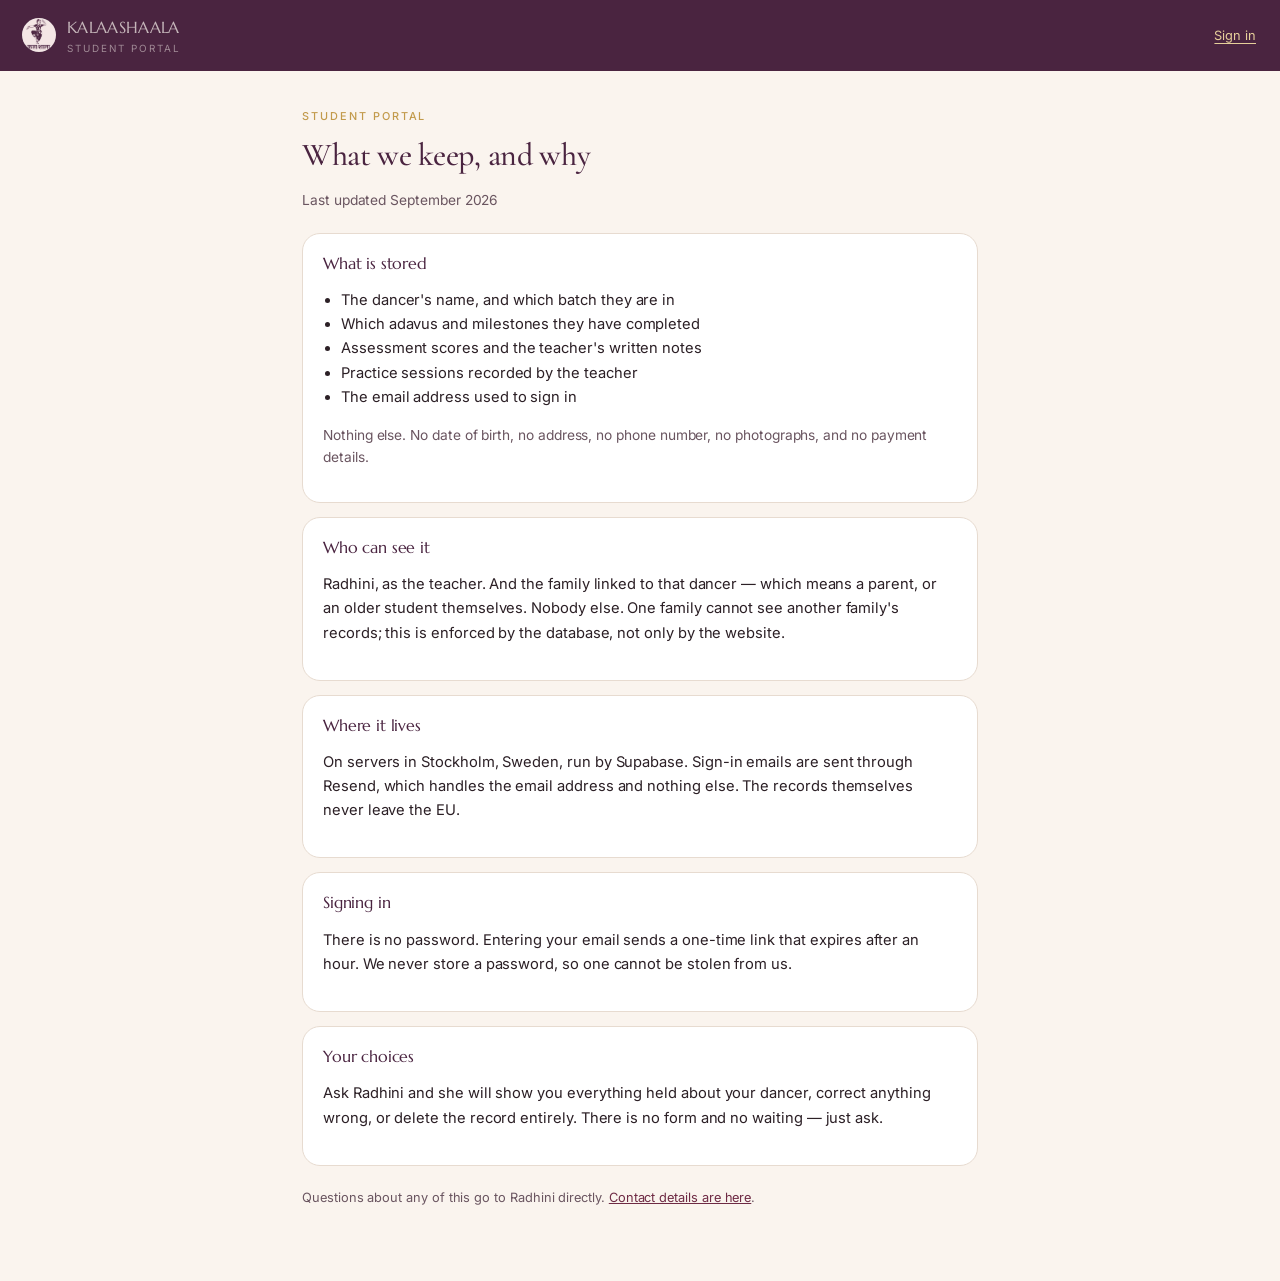
<file: portal/privacy.html>
<!DOCTYPE html>
<html lang="en">
<head>
  <meta charset="UTF-8" />
  <meta name="viewport" content="width=device-width, initial-scale=1.0" />
  <title>Privacy — Kalaashaala Student Portal</title>
  <link rel="icon" type="image/jpeg" href="../assets/img/logo.jpg" />
  <link rel="preconnect" href="https://fonts.googleapis.com" />
  <link rel="preconnect" href="https://fonts.gstatic.com" crossorigin />
  <link href="https://fonts.googleapis.com/css2?family=Cormorant+Garamond:wght@400;500;600&family=Inter:wght@400;500;600&family=Marcellus&display=swap" rel="stylesheet" />
  <link rel="stylesheet" href="portal.css" />
</head>
<body>

  <header class="p-header">
    <a class="brand" href="../index.html">
      <img src="../assets/img/logo.jpg" alt="" />
      <span><b>Kalaashaala</b><span>Student Portal</span></span>
    </a>
    <div class="right"><a class="linkish" href="index.html">Sign in</a></div>
  </header>

  <main class="wrap" style="max-width:720px">
    <p class="eyebrow">Student Portal</p>
    <h1 style="color:var(--plum); font-size:2rem; margin-top:4px">What we keep, and why</h1>
    <p class="muted">Last updated <!-- UPDATE ON CHANGE -->September 2026</p>

    <div class="card" style="margin-top:22px">
      <h3 class="section-title">What is stored</h3>
      <ul style="padding-left:18px; font-size:.92rem">
        <li>The dancer's name, and which batch they are in</li>
        <li>Which adavus and milestones they have completed</li>
        <li>Assessment scores and the teacher's written notes</li>
        <li>Practice sessions recorded by the teacher</li>
        <li>The email address used to sign in</li>
      </ul>
      <p class="muted" style="margin-top:12px">
        Nothing else. No date of birth, no address, no phone number, no
        photographs, and no payment details.
      </p>
    </div>

    <div class="card">
      <h3 class="section-title">Who can see it</h3>
      <p style="font-size:.92rem">
        Radhini, as the teacher. And the family linked to that dancer — which
        means a parent, or an older student themselves. Nobody else. One
        family cannot see another family's records; this is enforced by the
        database, not only by the website.
      </p>
    </div>

    <div class="card">
      <h3 class="section-title">Where it lives</h3>
      <p style="font-size:.92rem">
        On servers in Stockholm, Sweden, run by Supabase. Sign-in emails are
        sent through Resend, which handles the email address and nothing else.
        The records themselves never leave the EU.
      </p>
    </div>

    <div class="card">
      <h3 class="section-title">Signing in</h3>
      <p style="font-size:.92rem">
        There is no password. Entering your email sends a one-time link that
        expires after an hour. We never store a password, so one cannot be
        stolen from us.
      </p>
    </div>

    <div class="card">
      <h3 class="section-title">Your choices</h3>
      <p style="font-size:.92rem">
        Ask Radhini and she will show you everything held about your dancer,
        correct anything wrong, or delete the record entirely. There is no
        form and no waiting — just ask.
      </p>
    </div>

    <p class="muted" style="margin-top:22px; font-size:.8rem">
      Questions about any of this go to Radhini directly.
      <a href="../index.html#contact">Contact details are here</a>.
    </p>
  </main>

</body>
</html>
</file>
<file: portal/portal.css>
/* =========================================================
   Kalaashaala Student Portal
   Same plum / gold / cream palette as the main site.
   ========================================================= */

:root{
  --plum:#4a2440; --plum-deep:#341a2e; --maroon:#6e2a44;
  --gold:#c29a4b; --gold-soft:#e6cf9a;
  --cream:#faf4ee; --cream-2:#f3e9df; --blush:#f7ece6;
  --ink:#2c2026; --ink-soft:#6a5560; --white:#fff;
  --line:#e7dbd0;
  --serif:"Cormorant Garamond",Georgia,serif;
  --accent:"Marcellus",Georgia,serif;
  --sans:"Inter",system-ui,-apple-system,"Segoe UI",sans-serif;
  --num:"Inter",system-ui,sans-serif;   /* lining, tabular figures */
  --maxw:1080px;
  --shadow:0 24px 60px -32px rgba(52,26,46,.42);
  --radius:18px;
}

*,*::before,*::after{ box-sizing:border-box; }
body{
  margin:0; font-family:var(--sans); font-weight:400;
  color:var(--ink); background:var(--cream); line-height:1.65;
  font-size:15.5px; letter-spacing:-0.004em;
  -webkit-font-smoothing:antialiased; -moz-osx-font-smoothing:grayscale;
}
h1,h2,h3{ font-family:var(--serif); font-weight:500; margin:0; line-height:1.2; }
a{ color:var(--maroon); }

.eyebrow{
  font-family:var(--sans); font-size:.68rem; font-weight:500;
  letter-spacing:.18em; text-transform:uppercase; color:var(--gold);
}
.muted{ color:var(--ink-soft); font-size:.86rem; }

/* ---------- Shell ---------- */
.p-header{
  display:flex; align-items:center; justify-content:space-between; gap:16px;
  padding:14px 22px; background:var(--plum); color:var(--cream);
  position:sticky; top:0; z-index:10;
}
.p-header .brand{ display:flex; align-items:center; gap:11px; text-decoration:none; color:inherit; }
.p-header img{ width:34px; height:34px; border-radius:50%; object-fit:cover; }
.p-header .brand b{ font-family:var(--accent); font-weight:400; font-size:1rem; letter-spacing:.02em; }
.p-header .brand span{ display:block; font-size:.62rem; letter-spacing:.2em; text-transform:uppercase; opacity:.7; }
.p-header .right{ display:flex; align-items:center; gap:12px; font-size:.8rem; }
.linkish{
  background:none; border:0; color:var(--gold-soft); font-family:var(--sans);
  font-size:.8rem; cursor:pointer; padding:6px 2px; text-decoration:underline;
  text-underline-offset:3px;
}
.linkish:hover{ color:var(--white); }

.wrap{ max-width:var(--maxw); margin:0 auto; padding:26px 22px 60px; }

/* ---------- Cards ---------- */
.card{
  background:var(--white); border:1px solid var(--line);
  border-radius:var(--radius); padding:20px; margin-bottom:14px;
}
.card--welcome{ background:linear-gradient(135deg,var(--blush),#fffdfa); }
.section-title{ font-family:var(--accent); font-size:1.02rem; margin-bottom:14px; color:var(--plum); }

.hero{ display:grid; grid-template-columns:1.4fr .6fr; gap:14px; }

/* ---------- Progress ring ---------- */
.ring{
  width:96px; height:96px; border-radius:50%; flex:none; display:grid; place-items:center;
  background:conic-gradient(var(--gold) 0 0%, #eae1d6 0%);
}
.ring::after{
  content:attr(data-pct); width:72px; height:72px; border-radius:50%;
  background:var(--white); display:grid; place-items:center;
  font-weight:500; font-size:1.05rem; color:var(--plum); font-family:var(--sans);
}
.progressrow{ display:flex; align-items:center; gap:20px; margin-top:16px; }

/* ---------- Stats ---------- */
.stats{ display:grid; grid-template-columns:1fr 1fr; gap:10px; }
.stat{ background:var(--cream-2); border-radius:13px; padding:13px; }
.stat .num{
  font-family:var(--num); font-size:1.55rem; font-weight:600; color:var(--plum);
  line-height:1.15; font-variant-numeric:tabular-nums lining-nums;
  letter-spacing:-0.02em;
}
.stat .lbl{ font-size:.66rem; letter-spacing:.09em; text-transform:uppercase; color:var(--ink-soft); }

/* ---------- Tabs ---------- */
.tabs{ display:flex; gap:8px; overflow-x:auto; padding-bottom:14px; }
.tabs button{
  font-family:var(--sans); font-size:.78rem; white-space:nowrap; cursor:pointer;
  border:1px solid var(--line); background:var(--white); color:var(--ink);
  border-radius:999px; padding:9px 16px;
}
.tabs button.is-active{ background:var(--plum); border-color:var(--plum); color:var(--cream); }

/* ---------- Learning path ---------- */
.path{ position:relative; padding-left:6px; }
.path::before{ content:''; position:absolute; left:22px; top:22px; bottom:22px; width:2px; background:var(--line); }
.step{ position:relative; display:grid; grid-template-columns:32px 1fr auto; gap:13px; align-items:center; padding:10px 0; }
.dot{
  width:31px; height:31px; border-radius:50%; display:grid; place-items:center;
  background:var(--cream-2); border:2px solid var(--line); font-size:.74rem;
  color:var(--ink-soft); z-index:1;
}
.step.is-complete .dot{ background:var(--gold); border-color:var(--gold); color:var(--white); }
.step.is-current  .dot{ background:var(--white); border:3px solid var(--plum); box-shadow:0 0 0 5px var(--blush); color:var(--plum); }
.step .name{ font-size:.86rem; }
.step .meta{ font-size:.72rem; color:var(--ink-soft); }
.badge{ font-size:.62rem; letter-spacing:.08em; text-transform:uppercase; padding:5px 10px; border-radius:999px; background:var(--cream-2); color:var(--ink-soft); }
.step.is-complete .badge{ background:var(--blush); color:var(--maroon); }
.step.is-current  .badge{ background:var(--plum); color:var(--cream); }

/* ---------- Step grid ---------- */
.step-grid{ display:block; }
.tile{ border:1px solid var(--line); border-radius:13px; padding:12px; background:var(--white); min-height:78px; }
.tile.is-complete{ background:var(--blush); }
.tile .mark{ float:right; width:20px; height:20px; border-radius:50%; background:var(--cream-2); display:grid; place-items:center; font-size:.64rem; }
.tile.is-complete .mark{ background:var(--gold); color:var(--white); }
.tile b{ font-size:.78rem; font-weight:500; }
.tile span{ display:block; font-size:.66rem; color:var(--ink-soft); margin-top:4px; }

.note{ margin-top:14px; padding:14px; border-radius:13px; background:var(--blush); font-size:.82rem; }
.note strong{ font-weight:500; color:var(--plum); }

/* ---------- Assessment ---------- */
.assess{ display:grid; grid-template-columns:repeat(3,1fr); gap:10px; }
.assess .ass{ border:1px solid var(--line); border-radius:13px; padding:13px; }
.bar{ height:6px; border-radius:6px; background:var(--cream-2); margin-top:9px; overflow:hidden; }
.bar > i{ display:block; height:100%; background:var(--gold); }
.teacher-note{ margin-top:12px; padding:13px 15px; border-left:3px solid var(--gold); background:var(--cream-2); font-size:.84rem; }
#assessNote{ font-style:normal; background:transparent; border-left:0; padding:0; margin-top:4px; }

/* ---------- Login ---------- */
.login{ min-height:100dvh; display:grid; place-items:center; padding:24px; }
.login .box{ width:100%; max-width:410px; background:var(--white); border:1px solid var(--line); border-radius:22px; padding:34px 30px; box-shadow:var(--shadow); text-align:center; }
.login img{ width:62px; height:62px; border-radius:50%; margin:0 auto 16px; object-fit:cover; }
.login h1{ font-size:1.6rem; color:var(--plum); }
.login input{
  width:100%; margin-top:18px; padding:13px 15px; font-family:var(--sans); font-size:.92rem;
  border:1px solid var(--line); border-radius:12px; background:var(--cream); color:var(--ink);
}
.login input:focus{ outline:2px solid var(--gold-soft); outline-offset:1px; }
.btn{
  width:100%; margin-top:12px; padding:13px 18px; cursor:pointer;
  font-family:var(--sans); font-size:.82rem; letter-spacing:.12em; text-transform:uppercase;
  border:1px solid var(--plum); border-radius:12px; background:var(--plum); color:var(--cream);
}
.btn:hover{ background:var(--plum-deep); }
.btn:disabled{ opacity:.55; cursor:default; }

.msg{ margin-top:16px; font-size:.84rem; padding:12px 14px; border-radius:11px; display:none; }
.msg.is-on{ display:block; }
.msg.ok{ background:var(--blush); color:var(--maroon); }
.msg.err{ background:#fbeaea; color:#8a2b2b; }

.empty{ padding:26px; text-align:center; color:var(--ink-soft); font-size:.86rem; }
[hidden]{ display:none !important; }

/* ---------- Responsive ---------- */
@media (max-width:760px){
  .hero{ grid-template-columns:1fr; }
  .step-grid{ grid-template-columns:repeat(2,1fr); }
  .assess{ grid-template-columns:1fr; }
  .wrap{ padding:18px 15px 50px; }
  .p-header{ padding:12px 15px; }
}

/* Speeds, read-only, on a student's tracker tile */
.tile__speeds{ display:flex; gap:4px; margin-top:8px; }
.tile__speeds .box{
  width:13px; height:13px; border-radius:3px; display:inline-block;
  border:1.5px solid #cfc4b8; background:var(--white);
}
.tile__speeds .box.is-complete{   background:#5c8a3a; border-color:#4a7030; }
.tile__speeds .box.is-practising{ background:#e3b23c; border-color:#c9922e; }

/* Notes from the teacher, newest first */
.note-entry{ padding:4px 0 14px; }
.note-entry + .note-entry{ border-top:1px solid var(--line); padding-top:14px; }
.note-entry__date{
  font-size:.68rem; letter-spacing:.1em; text-transform:uppercase; color:var(--gold);
}
.note-entry p{ margin:6px 0 0; font-size:.95rem; line-height:1.65; }

/* Assignment status, shared with the teacher console's wording */
.steplabel{
  display:inline-block; font-size:.68rem; letter-spacing:.08em; text-transform:uppercase;
  padding:5px 12px; border-radius:999px;
}
.steplabel.is-complete{    background:#eef5e6; color:#2f4a1c; }
.steplabel.is-not_started{ background:var(--cream-2); color:var(--ink-soft); }
.editrow{
  display:grid; gap:10px; align-items:center;
  padding:9px 0; border-bottom:1px solid var(--cream-2);
}
.editrow:last-child{ border-bottom:0; }

/* ---------- Learning path: what is inside each section ---------- */
.step__main{ min-width:0; }
.step.is-tappable{ cursor:pointer; border-radius:12px; transition:background .14s ease; }
.step.is-tappable:hover{ background:var(--cream-2); }
.step .boxes{ display:flex; gap:4px; flex-wrap:wrap; margin-top:7px; }
.step .box{
  width:13px; height:13px; border-radius:3px; display:inline-block; flex:none;
  border:1.5px solid #cfc4b8; background:var(--white);
}
.step .box.is-complete{   background:#5c8a3a; border-color:#4a7030; }
.step .box.is-practising{ background:#e3b23c; border-color:#c9922e; }

.step__detail{
  margin:2px 0 10px 44px; padding:12px 15px;
  background:var(--cream-2); border-radius:13px;
}
.substep{
  display:grid; grid-template-columns:1fr auto auto; gap:12px; align-items:center;
  padding:7px 0; border-bottom:1px solid rgba(0,0,0,.05);
}
.substep:last-child{ border-bottom:0; }
.substep__name{ font-size:.86rem; }
.substep__speeds{ display:flex; gap:4px; }
.substep__speeds .box{ width:14px; height:14px; }

@media (max-width:600px){
  .step__detail{ margin-left:0; }
  .substep{ grid-template-columns:1fr auto; }
  .substep__speeds{ grid-column:2; }
  .substep .steplabel{ grid-column:1 / -1; justify-self:start; }
}

/* ---------- Tracker: every section, with where you stand ---------- */
.tsec{ margin-bottom:16px; }
.tsec:last-child{ margin-bottom:0; }
.tsec__head{
  display:flex; align-items:baseline; justify-content:space-between; gap:12px;
  padding-bottom:9px; border-bottom:1px solid var(--line); margin-bottom:10px;
}
.tsec__head h4{
  margin:0; font-family:var(--accent); font-weight:400;
  font-size:1rem; color:var(--plum);
}
.tsec__count{ font-size:.72rem; letter-spacing:.06em; text-transform:uppercase; color:var(--ink-soft); }
.tsec.is-here .tsec__head{ border-bottom-color:var(--gold); }
.tsec.is-here .tsec__head h4::after{
  content:"· now"; color:var(--gold); font-family:var(--sans);
  font-size:.62rem; letter-spacing:.14em; text-transform:uppercase; margin-left:8px;
}

.tsec__steps{ display:grid; gap:7px; }
.tstep{
  display:grid; grid-template-columns:1fr auto auto; gap:12px; align-items:center;
  padding:11px 14px; border:1px solid var(--line); border-radius:12px; background:var(--white);
}
.tstep.is-complete{   background:#f6faf2; border-color:#cfe0bf; }
.tstep.is-practising{ background:#fffaf0; border-color:#ecd9ac; }
.tstep__name{ font-size:.9rem; }
.tstep__speeds{ display:flex; gap:4px; }
.tstep__speeds .box{
  width:14px; height:14px; border-radius:3px; display:inline-block;
  border:1.5px solid #cfc4b8; background:var(--white);
}
.tstep__speeds .box.is-complete{   background:#5c8a3a; border-color:#4a7030; }
.tstep__speeds .box.is-practising{ background:#e3b23c; border-color:#c9922e; }

@media (max-width:600px){
  .tstep{ grid-template-columns:1fr auto; }
  .tstep .steplabel{ grid-column:1 / -1; justify-self:start; margin-top:2px; }
}

/* This week's assignment, sitting directly under the hero on Home */
.card--assignment{
  background:linear-gradient(135deg,var(--blush),#fffdfa);
  border-color:#ecdcd0;
}
.card--assignment .section-title{ margin-bottom:10px; }


/* ---------- Typography ----------
   Cormorant stays on the display headings, where its old-style figures
   never appear. Everything that carries a number or has to be read
   quickly uses Inter with tabular lining figures — "1" should look like
   a one, not a small-caps I. */
.ring::after,
.ms__pct, .tsec__count, .pc, .tick__state,
.roster__count, .num, .event__val{
  font-family:var(--num); font-variant-numeric:tabular-nums lining-nums;
}
.muted{ font-size:.86rem; line-height:1.6; }
.name, .sname, .tstep__name, .substep__name{ font-weight:450; }
.steplabel, .badge, .eyebrow, .lbl{ font-weight:500; }
h1,h2,h3{ letter-spacing:-0.01em; }
input, select, textarea, button{ font-family:var(--sans); }
</file>
